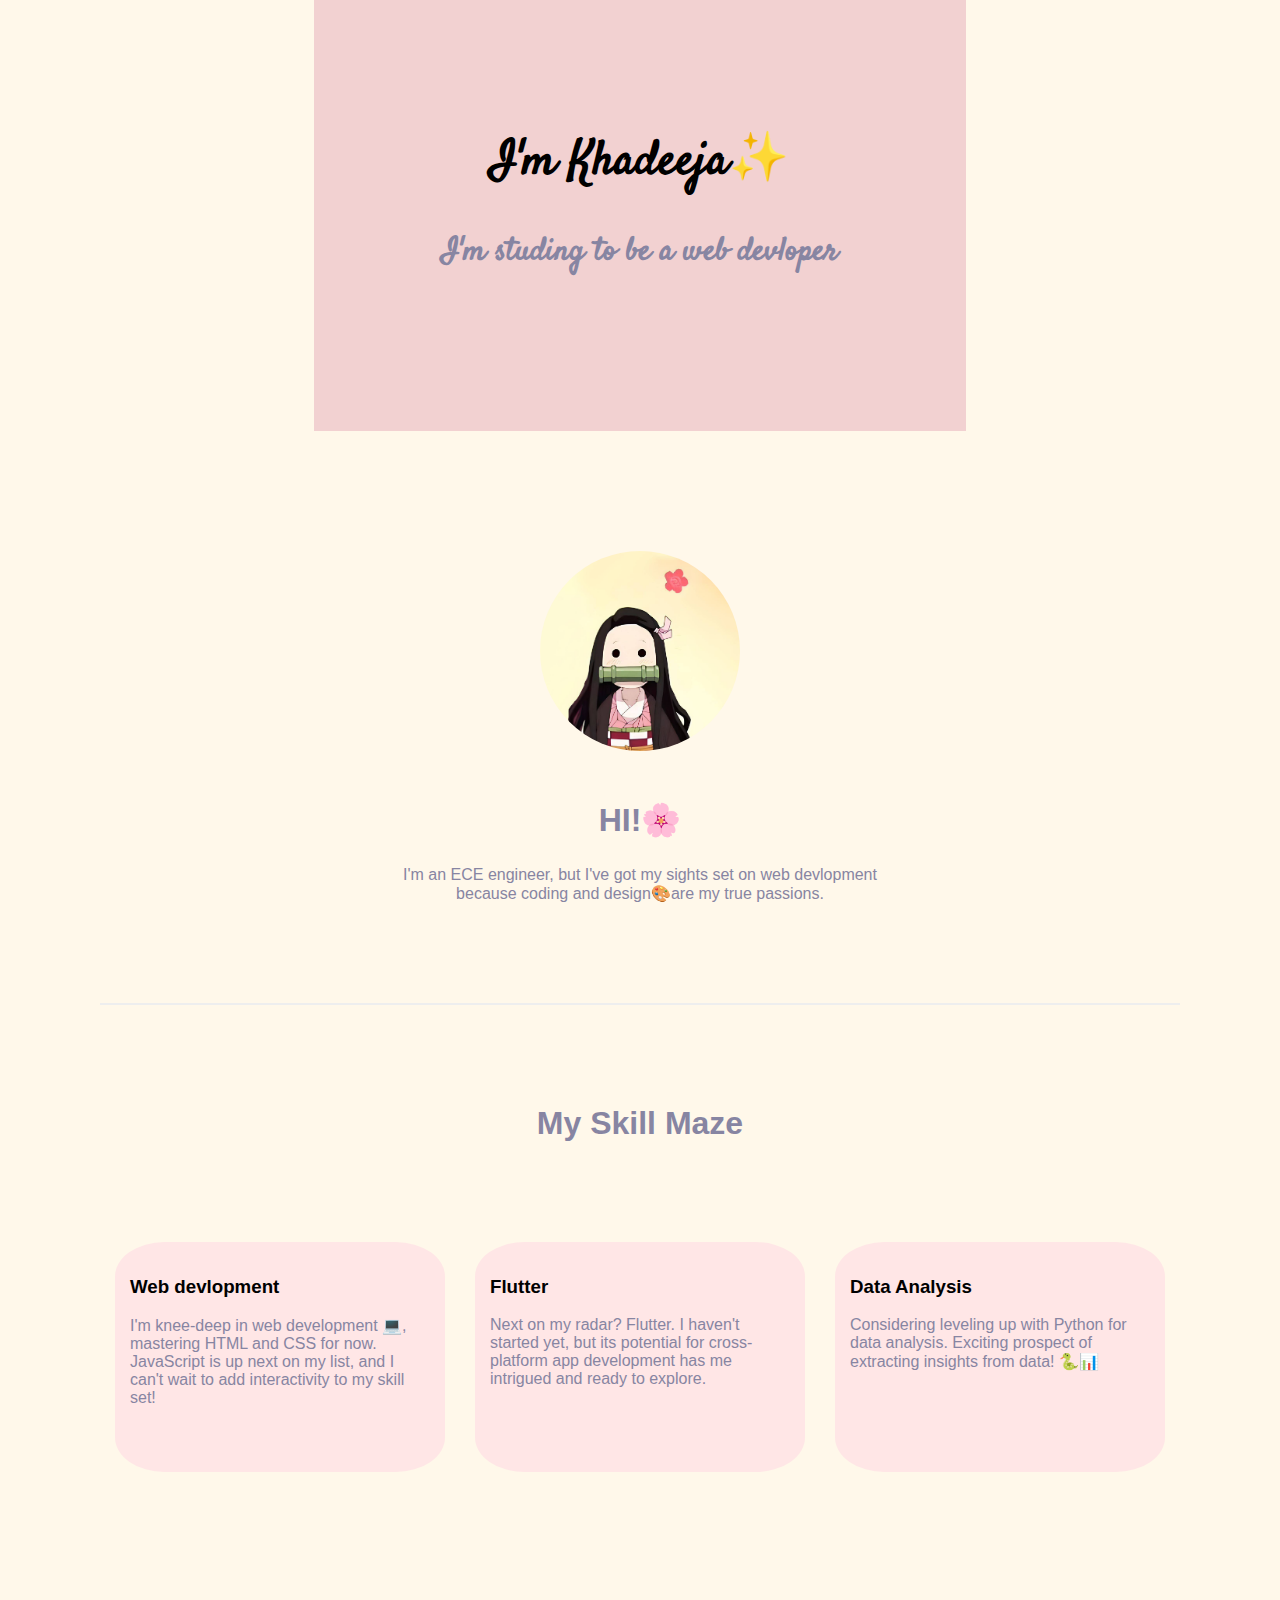
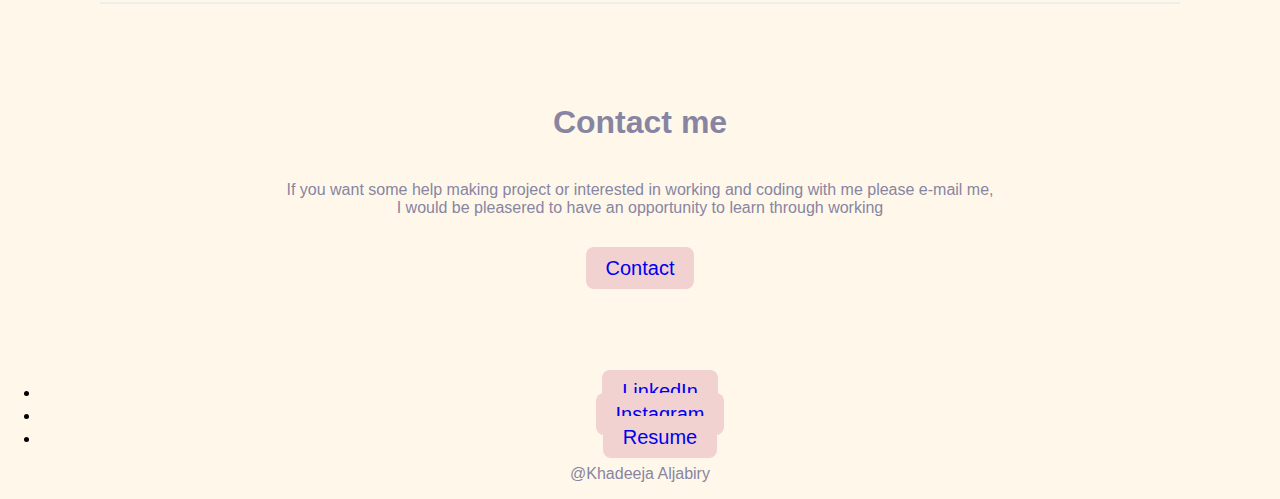
<file: index.html>
<!DOCTYPE html>
<html lang="en">
<head>
    <meta charset="UTF-8">
    <title>Document</title>
    <link href="https://cdn.jsdelivr.net/npm/bootstrap@5.3.1/dist/css/bootstrap.min.css" rel="stylesheet" integrity="sha384-4bw+/aepP/YC94hEpVNVgiZdgIC5+VKNBQNGCHeKRQN+PtmoHDEXuppvnDJzQIu9" crossorigin="anonymous">
    <link rel="stylesheet" href="style.css">
    <link rel="preconnect" href="https://fonts.googleapis.com">
<link rel="preconnect" href="https://fonts.gstatic.com" crossorigin>
<link href="https://fonts.googleapis.com/css2?family=Satisfy&display=swap" rel="stylesheet">

</head>
<body>
    <div class="top-container">
        <h1 id="myname">I'm Khadeeja✨</h1>
        <h2>I'm studing to be a web devloper</h2>
    </div>
    <div class="profile">
        <img src="./nezecko.jpg" alt="personal image" height="200px">
        <h2>HI!🌸</h2>
        <p class="intro">I'm an ECE engineer, but I've got my sights set on web devlopment <br> because coding and design🎨are my true passions.</p>

    </div>
    <hr>
    <h2 style="display: block; margin: 0;">My Skill Maze</h2>
    
        <div class="skillcontainer">
        
        <div class="skilltitle">
            <h3 >Web devlopment </h3>
            <p>I'm knee-deep in web development 💻, mastering HTML and CSS for now. JavaScript is up next on my list, and I can't wait to add interactivity to my skill set!</p>
        </div>
        <div class="skilltitle">
            <h3>Flutter</h3>
            <p>Next on my radar? Flutter. I haven't started yet, but its potential for cross-platform app development has me intrigued and ready to explore.</p>
        </div>
        <div class="skilltitle">
            <h3>Data Analysis</h3>
            <p>Considering leveling up with Python for data analysis. Exciting prospect of extracting insights from data! 🐍📊</p>
        </div>
        </div>
        <hr>
    
    <div class="contact-me">
        <h2 style="margin-bottom: 40px;">Contact me</h2>
        <p style="margin-bottom: 40px;">If you want some help making project or interested in working and coding with me please e-mail me,<br> I would be pleasered to have an opportunity to learn through working </p>
        <a href="e-mail:gullssea5@gmail.com">Contact</a> 

        
    </div>
    <div class="bottom-container">
        <div class="container">
            <footer class="py-3 my-4">
              <ul class="nav justify-content-center border-bottom pb-3 mb-3">
                
                <li class="nav-item"><a href="https://www.linkedin.com/in/khadeeja-al-jabiry-5a6794246" class="nav-link px-2 text-body-secondary">LinkedIn</a></li>
                <li class="nav-item"><a href="https://www.instagram.com/kj_aljabiry/?igshid=MjEwN2IyYWYwYw%3D%3D" class="nav-link px-2 text-body-secondary">Instagram</a></li>
                <li class="nav-item"><a href="https://kj-mu.github.io/Khadeeja-s-Resume/" class="nav-link px-2 text-body-secondary">Resume</a></li>
              </ul>
              <p class="text-center text-body-secondary">@Khadeeja Aljabiry</p>
            </footer>
          </div>
    </div>
    
</body>
</html>
</file>
<file: style.css>
body{
    background-color: #FFF8EA;
    text-align: center;
    margin: 0 0 0 0;
    color: #var(--bs-secondary-color)!important;
    font-family: 'Barlow Semi Condensed', sans-serif;
    

    
}
.top-container{
    font-family: satisfy;
    font-size: 5rem;

}
p{
    color: #8785A2;
  
}
h1{
    font-size: 3rem;

}
h2{
    color: #8785A2;
    font-size: 2rem;
}
.top-container{
    background-color: #F2D1D1;
    padding: 10%;
    margin-top: 0;
    
    display: flexbox;
    justify-self: center;
}
hr{
    margin: 100px;
    border-style:groove;
}
.top-container >p {
    margin-bottom: 20px;

}
#myname{
    margin-top: 0;
}
.profile{
    display: flexbox;
    justify-items: center;

}
.profile > img{
    
    border-radius: 50%;
    height: 200px;
    margin: 20px;


}
body > div {
    margin-top: 100px;
}
.skillcontainer{
    display: flex;
    flex-direction: row;
    align-items: center;
    padding: 30px;
    padding-top: 0;
    justify-content: center;
    gap: 30px;
    text-align: left;
}
.skilltitle{
    background-color: #FFE6E6;
    padding: 15px;
    border-radius: 15%;
    height: 200px;
    width: 300px;
}
a{
    border-radius: 8px;
    background-color: #F2D1D1;

    color: #black;
    font-size: 20px;
    padding: 10px 20px 10px 20px;
    text-decoration: none;
    
    
}
@media (max-width:850px) {
    .skillcontainer{
        display: flex;
    flex-direction: column;
    align-items: left;
    flex-wrap: nowrap;
    gap: 30px;
}
.skilltitle{
    background-color: #FFE6E6;
    padding: 20px;
    border-radius: 18%;
    height: 200px;
    width: 300px;
}
@media (max-width:400px){
    .top-container{
        font-family: satisfy;
        font-size: 3rem;
    
    }
    p{
        color: #8785A2;
      
    }
    h1{
        font-size: 2rem;
    
    }
    h2{
        color: #8785A2;
        font-size: 27px;
}
}
</file>
